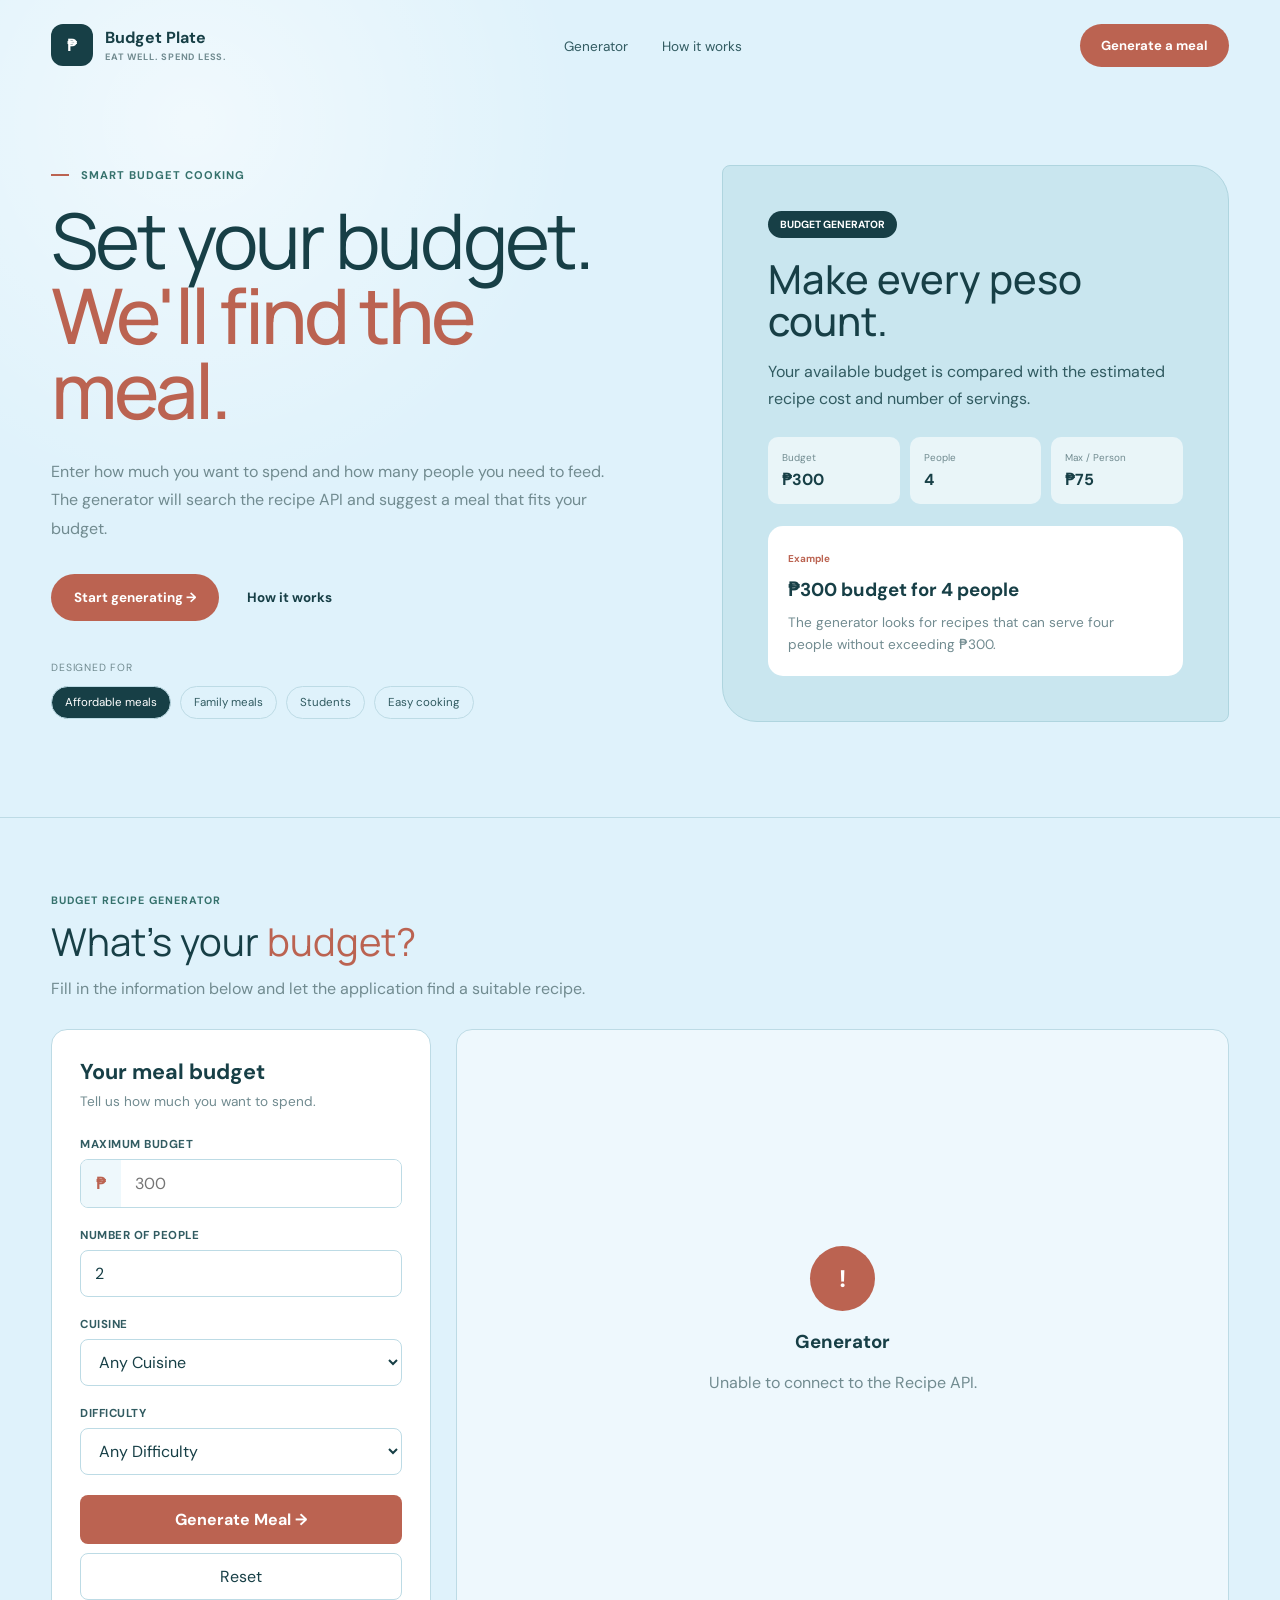
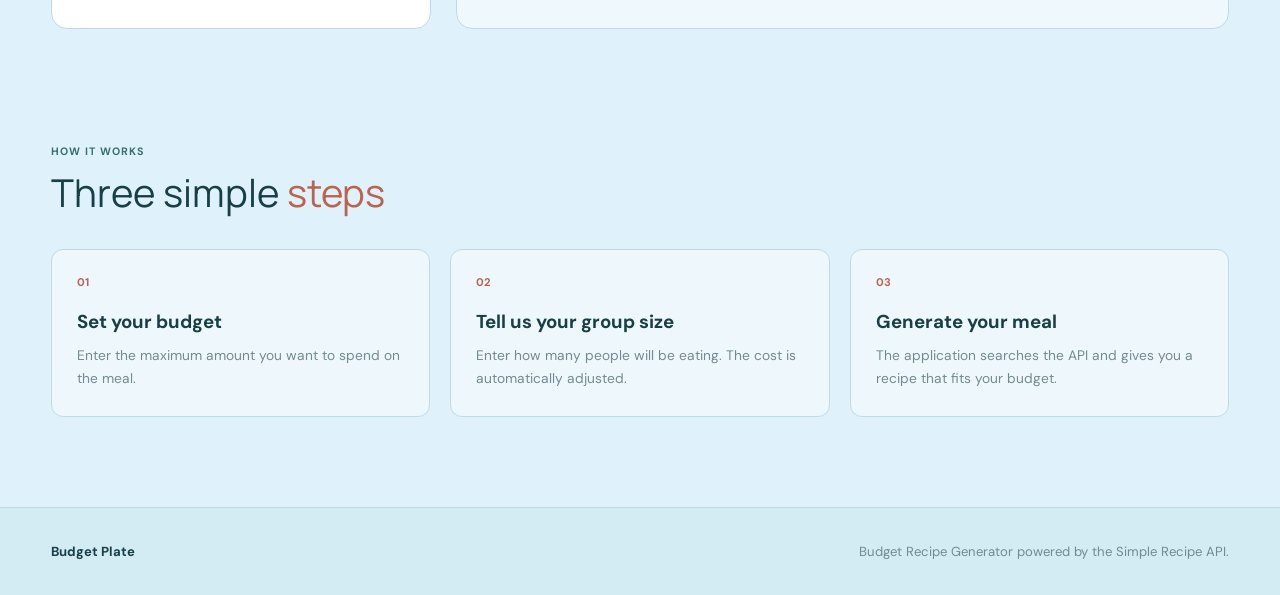
<file: website2/index.html>
<!DOCTYPE html>
<html lang="en">

<head>
    <meta charset="UTF-8">

    <meta
        name="viewport"
        content="width=device-width, initial-scale=1.0"
    >

    <title>Budget Recipe Generator</title>

    <link rel="stylesheet" href="style.css">
</head>

<body>


<!-- =====================================
     NAVBAR
===================================== -->

<header class="site-header">

    <nav class="navbar">

        <a class="brand" href="index.html">

            <span class="brand-icon">
                ₱
            </span>

            <span class="brand-text">
                Budget Plate

                <small>
                    Eat well. Spend less.
                </small>
            </span>

        </a>


        <ul class="nav-links">

            <li>
                <a href="#generator">
                    Generator
                </a>
            </li>

            <li>
                <a href="#how">
                    How it works
                </a>
            </li>

        </ul>


        <a
            href="#generator"
            class="nav-button"
        >
            Generate a meal
        </a>

    </nav>



    <!-- =====================================
         HERO
    ===================================== -->

    <section class="hero">

        <div class="hero-content">

            <div class="eyebrow">

                <span></span>

                SMART BUDGET COOKING

            </div>


            <h1>

                Set your budget.

                <br>

                <strong>
                    We'll find the meal.
                </strong>

            </h1>


            <p class="hero-description">

                Enter how much you want to spend and how many
                people you need to feed. The generator will
                search the recipe API and suggest a meal that
                fits your budget.

            </p>


            <div class="hero-actions">

                <a
                    href="#generator"
                    class="primary-btn"
                >
                    Start generating

                    <span>
                        →
                    </span>

                </a>


                <a
                    href="#how"
                    class="text-btn"
                >
                    How it works
                </a>

            </div>


            <div class="quick-title">
                Designed for
            </div>


            <div class="quick-filters">

                <span>
                    Affordable meals
                </span>

                <span>
                    Family meals
                </span>

                <span>
                    Students
                </span>

                <span>
                    Easy cooking
                </span>

            </div>

        </div>



        <!-- RIGHT PANEL -->

        <div class="hero-panel">

            <div class="panel-label">
                BUDGET GENERATOR
            </div>


            <h2>
                Make every peso
                <br>
                count.
            </h2>


            <p>
                Your available budget is compared with the
                estimated recipe cost and number of servings.
            </p>


            <div class="budget-example">

                <div>

                    <span>
                        Budget
                    </span>

                    <strong>
                        ₱300
                    </strong>

                </div>


                <div>

                    <span>
                        People
                    </span>

                    <strong>
                        4
                    </strong>

                </div>


                <div>

                    <span>
                        Max / Person
                    </span>

                    <strong>
                        ₱75
                    </strong>

                </div>

            </div>


            <div class="example-card">

                <span class="example-label">
                    Example
                </span>

                <h3>
                    ₱300 budget for 4 people
                </h3>

                <p>
                    The generator looks for recipes that
                    can serve four people without exceeding
                    ₱300.
                </p>

            </div>

        </div>

    </section>

</header>



<!-- =====================================
     MAIN
===================================== -->

<main>


    <!-- =====================================
         GENERATOR
    ===================================== -->

    <section
        class="generator-section"
        id="generator"
    >

        <div class="section-heading">

            <p class="section-kicker">
                BUDGET RECIPE GENERATOR
            </p>


            <h2>
                What's your
                <span>budget?</span>
            </h2>


            <p>
                Fill in the information below and let the
                application find a suitable recipe.
            </p>

        </div>



        <div class="generator-layout">


            <!-- FORM -->

            <div class="generator-card">

                <h3>
                    Your meal budget
                </h3>


                <p class="generator-description">
                    Tell us how much you want to spend.
                </p>



                <!-- BUDGET -->

                <div class="form-group">

                    <label for="budgetInput">
                        Maximum Budget
                    </label>


                    <div class="money-input">

                        <span>
                            ₱
                        </span>

                        <input
                            type="number"
                            id="budgetInput"
                            placeholder="300"
                            min="1"
                        >

                    </div>

                </div>



                <!-- PEOPLE -->

                <div class="form-group">

                    <label for="peopleInput">
                        Number of People
                    </label>


                    <input
                        type="number"
                        id="peopleInput"
                        value="2"
                        min="1"
                        max="20"
                    >

                </div>



                <!-- CUISINE -->

                <div class="form-group">

                    <label for="cuisineInput">
                        Cuisine
                    </label>


                    <select id="cuisineInput">

                        <option value="all">
                            Any Cuisine
                        </option>

                        <option value="Filipino">
                            Filipino
                        </option>

                        <option value="American">
                            American
                        </option>

                        <option value="Italian">
                            Italian
                        </option>

                        <option value="Chinese">
                            Chinese
                        </option>

                        <option value="Mediterranean">
                            Mediterranean
                        </option>

                        <option value="Spanish">
                            Spanish
                        </option>

                        <option value="Southeast Asian">
                            Southeast Asian
                        </option>

                    </select>

                </div>



                <!-- DIFFICULTY -->

                <div class="form-group">

                    <label for="difficultyInput">
                        Difficulty
                    </label>


                    <select id="difficultyInput">

                        <option value="all">
                            Any Difficulty
                        </option>

                        <option value="Easy">
                            Easy
                        </option>

                        <option value="Medium">
                            Medium
                        </option>

                        <option value="Hard">
                            Hard
                        </option>

                    </select>

                </div>



                <!-- BUTTON -->

                <button
                    type="button"
                    id="generateButton"
                    class="generate-button"
                    onclick="generateBudgetRecipe()"
                >
                    Generate Meal
                    <span>→</span>
                </button>


                <button
                    type="button"
                    class="reset-button"
                    onclick="resetGenerator()"
                >
                    Reset
                </button>

            </div>



            <!-- RESULT -->

            <div
                id="generatorResult"
                class="result-panel"
            >

                <div class="empty-result">

                    <div class="result-icon">
                        ₱
                    </div>


                    <h3>
                        Your meal will appear here
                    </h3>


                    <p>
                        Enter your budget and number of people,
                        then press Generate Meal.
                    </p>

                </div>

            </div>

        </div>

    </section>



    <!-- =====================================
         HOW IT WORKS
    ===================================== -->

    <section
        class="how-section"
        id="how"
    >

        <div class="section-heading">

            <p class="section-kicker">
                HOW IT WORKS
            </p>


            <h2>
                Three simple
                <span>steps</span>
            </h2>

        </div>


        <div class="steps-grid">


            <article class="step-card">

                <div class="step-number">
                    01
                </div>

                <h3>
                    Set your budget
                </h3>

                <p>
                    Enter the maximum amount you want
                    to spend on the meal.
                </p>

            </article>



            <article class="step-card">

                <div class="step-number">
                    02
                </div>

                <h3>
                    Tell us your group size
                </h3>

                <p>
                    Enter how many people will be eating.
                    The cost is automatically adjusted.
                </p>

            </article>



            <article class="step-card">

                <div class="step-number">
                    03
                </div>

                <h3>
                    Generate your meal
                </h3>

                <p>
                    The application searches the API and
                    gives you a recipe that fits your budget.
                </p>

            </article>

        </div>

    </section>


</main>



<!-- =====================================
     RECIPE DETAILS MODAL
===================================== -->

<div
    id="modalOverlay"
    class="modal-overlay"
>

    <div
        id="modalCard"
        class="modal-card"
    >

        <button
            class="modal-close"
            onclick="closeModal()"
        >
            ×
        </button>


        <div id="modalBody"></div>

    </div>

</div>



<!-- =====================================
     FOOTER
===================================== -->

<footer>

    <div class="footer-content">

        <strong>
            Budget Plate
        </strong>

        <span>
            Budget Recipe Generator powered by the Simple Recipe API.
        </span>

    </div>

</footer>



<script src="app.js"></script>

</body>

</html>
</file>
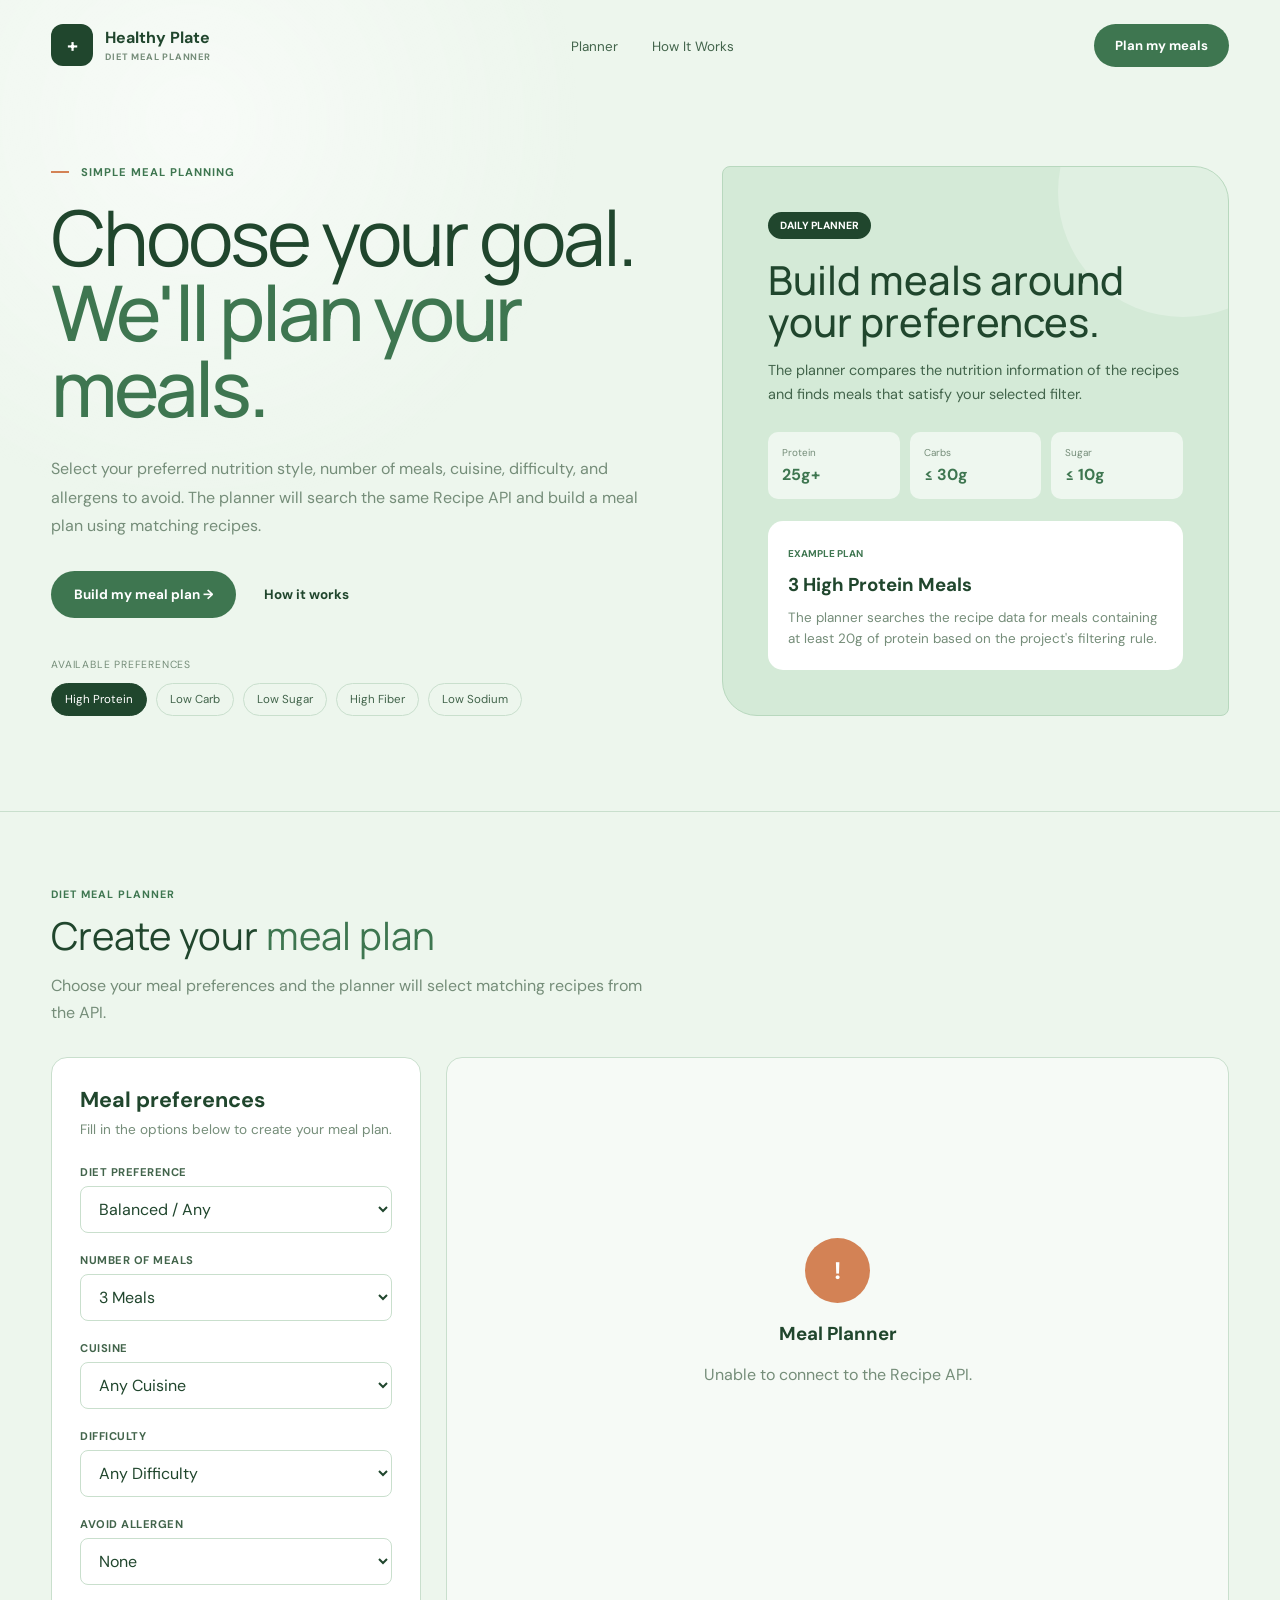
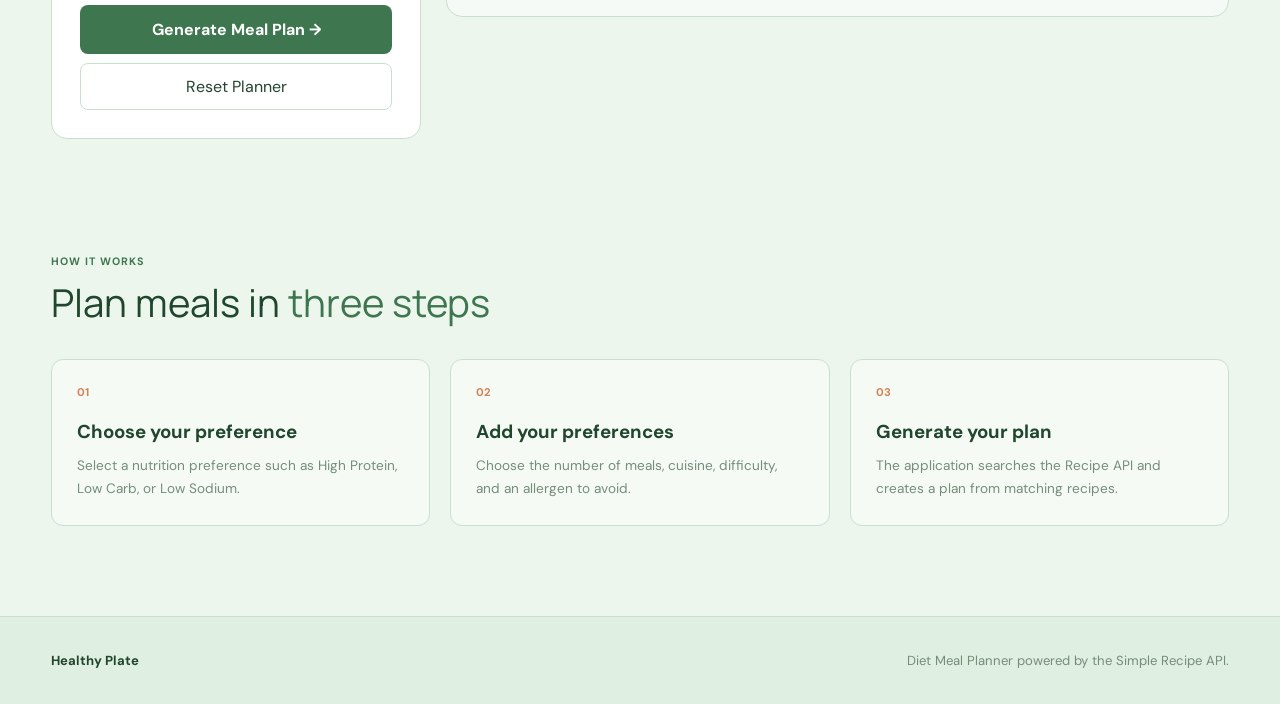
<file: website3/index.html>
<!DOCTYPE html>
<html lang="en">

<head>

    <meta charset="UTF-8">

    <meta
        name="viewport"
        content="width=device-width, initial-scale=1.0"
    >

    <title>Diet Meal Planner</title>

    <link
        rel="stylesheet"
        href="style.css"
    >

</head>

<body>


<!-- =========================================
     HEADER
========================================= -->

<header class="site-header">


    <!-- NAVBAR -->

    <nav class="navbar">

        <a
            href="index.html"
            class="brand"
        >

            <span class="brand-icon">
                +
            </span>


            <span class="brand-text">

                Healthy Plate

                <small>
                    Diet Meal Planner
                </small>

            </span>

        </a>



        <ul class="nav-links">

            <li>
                <a href="#planner">
                    Planner
                </a>
            </li>

            <li>
                <a href="#how">
                    How It Works
                </a>
            </li>

        </ul>



        <a
            href="#planner"
            class="nav-button"
        >
            Plan my meals
        </a>

    </nav>



    <!-- =========================================
         HERO
    ========================================= -->

    <section class="hero">


        <!-- LEFT -->

        <div class="hero-content">

            <div class="eyebrow">

                <span></span>

                SIMPLE MEAL PLANNING

            </div>


            <h1>

                Choose your goal.

                <br>

                <strong>
                    We'll plan your meals.
                </strong>

            </h1>


            <p class="hero-description">

                Select your preferred nutrition style,
                number of meals, cuisine, difficulty,
                and allergens to avoid.

                The planner will search the same Recipe API
                and build a meal plan using matching recipes.

            </p>



            <div class="hero-actions">

                <a
                    href="#planner"
                    class="primary-btn"
                >

                    Build my meal plan

                    <span>
                        →
                    </span>

                </a>


                <a
                    href="#how"
                    class="text-btn"
                >
                    How it works
                </a>

            </div>



            <div class="quick-title">
                Available preferences
            </div>


            <div class="quick-filters">

                <span>
                    High Protein
                </span>

                <span>
                    Low Carb
                </span>

                <span>
                    Low Sugar
                </span>

                <span>
                    High Fiber
                </span>

                <span>
                    Low Sodium
                </span>

            </div>

        </div>



        <!-- =========================================
             HERO RIGHT PANEL
        ========================================= -->

        <div class="hero-panel">

            <div class="panel-label">
                DAILY PLANNER
            </div>


            <h2>

                Build meals around
                <br>
                your preferences.

            </h2>


            <p>

                The planner compares the nutrition information
                of the recipes and finds meals that satisfy
                your selected filter.

            </p>



            <div class="nutrition-example">


                <div>

                    <span>
                        Protein
                    </span>

                    <strong>
                        25g+
                    </strong>

                </div>


                <div>

                    <span>
                        Carbs
                    </span>

                    <strong>
                        ≤ 30g
                    </strong>

                </div>


                <div>

                    <span>
                        Sugar
                    </span>

                    <strong>
                        ≤ 10g
                    </strong>

                </div>


            </div>



            <div class="example-card">

                <span class="example-label">
                    EXAMPLE PLAN
                </span>


                <h3>
                    3 High Protein Meals
                </h3>


                <p>

                    The planner searches the recipe data
                    for meals containing at least 20g
                    of protein based on the project's
                    filtering rule.

                </p>

            </div>

        </div>

    </section>

</header>



<!-- =========================================
     MAIN
========================================= -->

<main>


    <!-- =========================================
         PLANNER
    ========================================= -->

    <section
        class="planner-section"
        id="planner"
    >


        <div class="section-heading">

            <p class="section-kicker">
                DIET MEAL PLANNER
            </p>


            <h2>

                Create your

                <span>
                    meal plan
                </span>

            </h2>


            <p>

                Choose your meal preferences and the
                planner will select matching recipes
                from the API.

            </p>

        </div>



        <div class="planner-layout">


            <!-- =====================================
                 PLANNER FORM
            ====================================== -->

            <div class="planner-card">

                <h3>
                    Meal preferences
                </h3>


                <p class="planner-description">

                    Fill in the options below to create
                    your meal plan.

                </p>



                <!-- DIET GOAL -->

                <div class="form-group">

                    <label for="dietInput">
                        Diet Preference
                    </label>


                    <select id="dietInput">

                        <option value="all">
                            Balanced / Any
                        </option>

                        <option value="high-protein">
                            High Protein
                        </option>

                        <option value="low-carb">
                            Low Carb
                        </option>

                        <option value="low-sugar">
                            Low Sugar
                        </option>

                        <option value="high-fiber">
                            High Fiber
                        </option>

                        <option value="low-sodium">
                            Low Sodium
                        </option>

                    </select>

                </div>



                <!-- NUMBER OF MEALS -->

                <div class="form-group">

                    <label for="mealCountInput">
                        Number of Meals
                    </label>


                    <select id="mealCountInput">

                        <option value="1">
                            1 Meal
                        </option>

                        <option value="2">
                            2 Meals
                        </option>

                        <option
                            value="3"
                            selected
                        >
                            3 Meals
                        </option>

                    </select>

                </div>



                <!-- CUISINE -->

                <div class="form-group">

                    <label for="cuisineInput">
                        Cuisine
                    </label>


                    <select id="cuisineInput">

                        <option value="all">
                            Any Cuisine
                        </option>

                        <option value="Filipino">
                            Filipino
                        </option>

                        <option value="American">
                            American
                        </option>

                        <option value="Italian">
                            Italian
                        </option>

                        <option value="Chinese">
                            Chinese
                        </option>

                        <option value="Mediterranean">
                            Mediterranean
                        </option>

                        <option value="Spanish">
                            Spanish
                        </option>

                        <option value="Southeast Asian">
                            Southeast Asian
                        </option>

                    </select>

                </div>



                <!-- DIFFICULTY -->

                <div class="form-group">

                    <label for="difficultyInput">
                        Difficulty
                    </label>


                    <select id="difficultyInput">

                        <option value="all">
                            Any Difficulty
                        </option>

                        <option value="Easy">
                            Easy
                        </option>

                        <option value="Medium">
                            Medium
                        </option>

                        <option value="Hard">
                            Hard
                        </option>

                    </select>

                </div>



                <!-- ALLERGEN -->

                <div class="form-group">

                    <label for="allergenInput">
                        Avoid Allergen
                    </label>


                    <select id="allergenInput">

                        <option value="none">
                            None
                        </option>

                        <option value="milk">
                            Milk
                        </option>

                        <option value="egg">
                            Egg
                        </option>

                        <option value="soy">
                            Soy
                        </option>

                        <option value="wheat">
                            Wheat
                        </option>

                        <option value="fish">
                            Fish
                        </option>

                        <option value="shellfish">
                            Shellfish
                        </option>

                    </select>

                </div>



                <!-- GENERATE -->

                <button
                    type="button"
                    class="generate-button"
                    onclick="generateMealPlan()"
                >

                    Generate Meal Plan

                    <span>
                        →
                    </span>

                </button>



                <!-- RESET -->

                <button
                    type="button"
                    class="reset-button"
                    onclick="resetPlanner()"
                >

                    Reset Planner

                </button>

            </div>



            <!-- =====================================
                 RESULT
            ====================================== -->

            <div
                id="plannerResult"
                class="planner-result"
            >

                <div class="empty-result">

                    <div class="result-icon">
                        +
                    </div>


                    <h3>
                        Your meal plan will appear here
                    </h3>


                    <p>

                        Choose your preferences and press
                        Generate Meal Plan.

                    </p>

                </div>

            </div>

        </div>

    </section>



    <!-- =========================================
         HOW IT WORKS
    ========================================= -->

    <section
        class="how-section"
        id="how"
    >

        <div class="section-heading">

            <p class="section-kicker">
                HOW IT WORKS
            </p>


            <h2>

                Plan meals in

                <span>
                    three steps
                </span>

            </h2>

        </div>



        <div class="steps-grid">


            <article class="step-card">

                <div class="step-number">
                    01
                </div>


                <h3>
                    Choose your preference
                </h3>


                <p>

                    Select a nutrition preference such as
                    High Protein, Low Carb, or Low Sodium.

                </p>

            </article>



            <article class="step-card">

                <div class="step-number">
                    02
                </div>


                <h3>
                    Add your preferences
                </h3>


                <p>

                    Choose the number of meals, cuisine,
                    difficulty, and an allergen to avoid.

                </p>

            </article>



            <article class="step-card">

                <div class="step-number">
                    03
                </div>


                <h3>
                    Generate your plan
                </h3>


                <p>

                    The application searches the Recipe API
                    and creates a plan from matching recipes.

                </p>

            </article>


        </div>

    </section>

</main>



<!-- =========================================
     RECIPE MODAL
========================================= -->

<div
    id="modalOverlay"
    class="modal-overlay"
>

    <div
        id="modalCard"
        class="modal-card"
    >

        <button
            type="button"
            class="modal-close"
            onclick="closeModal()"
        >
            ×
        </button>


        <div id="modalBody"></div>

    </div>

</div>



<!-- =========================================
     FOOTER
========================================= -->

<footer>

    <div class="footer-content">

        <strong>
            Healthy Plate
        </strong>


        <span>
            Diet Meal Planner powered by the Simple Recipe API.
        </span>

    </div>

</footer>



<script src="app.js"></script>

</body>

</html>
</file>
<file: website2/style.css>
@import url(
'https://fonts.googleapis.com/css2?family=DM+Sans:wght@400;500;600;700&family=Manrope:wght@400;500;600;700&display=swap'
);


/* =========================================
   COLORS
========================================= */

:root {

    --page: #dff2fb;

    --page-soft: #eef8fc;

    --white: #ffffff;

    --dark: #173f46;

    --dark-soft: #315b61;

    --muted: #718b90;

    --accent: #bb6351;

    --accent-dark: #984b3c;

    --green: #35716c;

    --green-light: #dceeed;

    --line: #bddbe5;

    --success: #3e7959;

}


/* =========================================
   RESET
========================================= */

* {

    box-sizing: border-box;

}


html {

    scroll-behavior: smooth;

}


body {

    margin: 0;

    font-family:
        "DM Sans",
        sans-serif;

    color: var(--dark);

    background: var(--page);

}


a {

    color: inherit;

    text-decoration: none;

}


button,
input,
select {

    font: inherit;

}


/* =========================================
   HEADER
========================================= */

.site-header {

    border-bottom:
        1px solid var(--line);

    background:
        radial-gradient(
            circle at 15% 15%,
            rgba(255,255,255,.55),
            transparent 30%
        ),
        var(--page);

}


/* =========================================
   NAVBAR
========================================= */

.navbar {

    width: min(1180px, 92%);

    height: 90px;

    margin: auto;

    display: flex;

    align-items: center;

    justify-content: space-between;

}


.brand {

    display: flex;

    align-items: center;

    gap: 12px;

}


.brand-icon {

    width: 42px;

    height: 42px;

    display: grid;

    place-items: center;

    border-radius: 12px;

    background: var(--dark);

    color: white;

    font-weight: 700;

}


.brand-text {

    display: flex;

    flex-direction: column;

    font-weight: 700;

}


.brand-text small {

    margin-top: 3px;

    color: var(--muted);

    font-size: .58rem;

    letter-spacing: .8px;

    text-transform: uppercase;

}


.nav-links {

    display: flex;

    gap: 34px;

    padding: 0;

    margin: 0;

    list-style: none;

}


.nav-links a {

    color: var(--dark-soft);

    font-size: .85rem;

}


.nav-links a:hover {

    color: var(--accent);

}


.nav-button {

    padding:
        13px 21px;

    border-radius: 30px;

    background: var(--accent);

    color: white;

    font-size: .82rem;

    font-weight: 700;

}


/* =========================================
   HERO
========================================= */

.hero {

    width: min(1180px, 92%);

    margin: auto;

    padding:
        75px 0 95px;

    display: grid;

    grid-template-columns:
        1fr .85fr;

    gap: 75px;

    align-items: center;

}


.eyebrow {

    display: flex;

    align-items: center;

    gap: 12px;

    margin-bottom: 20px;

    color: var(--green);

    font-size: .7rem;

    font-weight: 700;

    letter-spacing: 1px;

}


.eyebrow span {

    width: 18px;

    height: 2px;

    background: var(--accent);

}


.hero h1 {

    margin: 0;

    font-family:
        "Manrope",
        sans-serif;

    font-size:
        clamp(
            3rem,
            6vw,
            5rem
        );

    line-height: .98;

    letter-spacing: -3px;

    font-weight: 400;

}


.hero h1 strong {

    color: var(--accent);

    font-weight: 500;

}


.hero-description {

    max-width: 580px;

    margin:
        30px 0;

    color: var(--muted);

    font-size: 1rem;

    line-height: 1.8;

}


.hero-actions {

    display: flex;

    gap: 28px;

    align-items: center;

    margin-bottom: 40px;

}


.primary-btn {

    padding:
        15px 23px;

    border-radius: 30px;

    background: var(--accent);

    color: white;

    font-size: .84rem;

    font-weight: 700;

}


.primary-btn:hover {

    background: var(--accent-dark);

}


.text-btn {

    font-size: .84rem;

    font-weight: 700;

}


.quick-title {

    margin-bottom: 12px;

    color: var(--muted);

    font-size: .65rem;

    letter-spacing: .8px;

    text-transform: uppercase;

}


.quick-filters {

    display: flex;

    flex-wrap: wrap;

    gap: 9px;

}


.quick-filters span {

    padding:
        8px 13px;

    border:
        1px solid var(--line);

    border-radius: 20px;

    color: var(--dark-soft);

    font-size: .72rem;

}


.quick-filters span:first-child {

    background: var(--dark);

    color: white;

}


/* =========================================
   HERO PANEL
========================================= */

.hero-panel {

    position: relative;

    overflow: hidden;

    padding: 45px;

    background: #c9e6ef;

    border:
        1px solid #afd5df;

    border-radius:
        8px 35px 8px 35px;

}


.panel-label {

    display: inline-block;

    padding:
        7px 12px;

    border-radius: 20px;

    background: var(--dark);

    color: white;

    font-size: .65rem;

    font-weight: 700;

}


.hero-panel h2 {

    margin:
        20px 0 15px;

    font-family:
        "Manrope",
        sans-serif;

    font-size: 2.5rem;

    line-height: 1.05;

    font-weight: 500;

}


.hero-panel > p {

    color: var(--dark-soft);

    line-height: 1.7;

}


.budget-example {

    display: grid;

    grid-template-columns:
        repeat(3, 1fr);

    gap: 10px;

    margin-top: 25px;

}


.budget-example div {

    padding: 14px;

    background:
        rgba(255,255,255,.6);

    border-radius: 10px;

}


.budget-example span {

    display: block;

    color: var(--muted);

    font-size: .62rem;

}


.budget-example strong {

    display: block;

    margin-top: 5px;

}


.example-card {

    margin-top: 22px;

    padding: 20px;

    background: white;

    border-radius: 15px;

}


.example-label {

    color: var(--accent);

    font-size: .62rem;

    font-weight: 700;

}


.example-card h3 {

    margin:
        10px 0;

}


.example-card p {

    margin: 0;

    color: var(--muted);

    font-size: .85rem;

    line-height: 1.6;

}


/* =========================================
   MAIN
========================================= */

main {

    width: min(1180px, 92%);

    margin: auto;

}


/* =========================================
   SECTION HEADING
========================================= */

.section-heading {

    margin-bottom: 30px;

}


.section-kicker {

    margin: 0 0 8px;

    color: var(--green);

    font-size: .67rem;

    font-weight: 700;

    letter-spacing: 1px;

}


.section-heading h2 {

    margin:
        0 0 10px;

    font-family:
        "Manrope",
        sans-serif;

    font-size: 2.4rem;

    font-weight: 400;

}


.section-heading h2 span {

    color: var(--accent);

}


.section-heading > p:last-child {

    max-width: 600px;

    margin: 0;

    color: var(--muted);

}


/* =========================================
   GENERATOR
========================================= */

.generator-section {

    padding:
        75px 0;

}


.generator-layout {

    display: grid;

    grid-template-columns:
        380px 1fr;

    gap: 25px;

    align-items: stretch;

}


/* =========================================
   GENERATOR FORM
========================================= */

.generator-card {

    padding: 28px;

    background: white;

    border:
        1px solid var(--line);

    border-radius: 16px;

}


.generator-card h3 {

    margin:
        0 0 7px;

    font-size: 1.35rem;

}


.generator-description {

    margin:
        0 0 27px;

    color: var(--muted);

    font-size: .85rem;

}


.form-group {

    margin-bottom: 20px;

}


.form-group label {

    display: block;

    margin-bottom: 7px;

    color: var(--dark-soft);

    font-size: .72rem;

    font-weight: 700;

    text-transform: uppercase;

    letter-spacing: .5px;

}


.form-group input,
.form-group select {

    width: 100%;

    height: 47px;

    padding:
        0 14px;

    border:
        1px solid var(--line);

    border-radius: 8px;

    outline: none;

    background: white;

    color: var(--dark);

}


.form-group input:focus,
.form-group select:focus {

    border-color: var(--green);

}


.money-input {

    display: flex;

    align-items: center;

    border:
        1px solid var(--line);

    border-radius: 8px;

    overflow: hidden;

}


.money-input span {

    height: 47px;

    padding:
        0 15px;

    display: grid;

    place-items: center;

    background: var(--page-soft);

    color: var(--accent);

    font-weight: 700;

}


.money-input input {

    border: none;

    border-radius: 0;

}


.generate-button {

    width: 100%;

    padding: 14px;

    border: none;

    border-radius: 8px;

    background: var(--accent);

    color: white;

    font-weight: 700;

    cursor: pointer;

}


.generate-button:hover {

    background: var(--accent-dark);

}


.reset-button {

    width: 100%;

    margin-top: 9px;

    padding: 12px;

    border:
        1px solid var(--line);

    border-radius: 8px;

    background: transparent;

    color: var(--dark);

    cursor: pointer;

}


/* =========================================
   RESULT PANEL
========================================= */

.result-panel {

    min-height: 560px;

    padding: 35px;

    display: flex;

    align-items: center;

    justify-content: center;

    background:
        rgba(255,255,255,.45);

    border:
        1px solid var(--line);

    border-radius: 16px;

}


.empty-result {

    max-width: 360px;

    text-align: center;

}


.result-icon {

    width: 65px;

    height: 65px;

    margin:
        0 auto 18px;

    display: grid;

    place-items: center;

    border-radius: 50%;

    background: var(--dark);

    color: white;

    font-size: 1.5rem;

    font-weight: 700;

}


.result-icon.warning {

    background: var(--accent);

}


.empty-result h3 {

    margin:
        0 0 8px;

}


.empty-result p {

    color: var(--muted);

    line-height: 1.6;

}


.suggestion {

    font-size: .82rem;

}


/* =========================================
   GENERATED RECIPE
========================================= */

.generated-recipe {

    width: 100%;

}


.generated-top {

    display: flex;

    justify-content: space-between;

    align-items: center;

}


.success-label {

    padding:
        7px 11px;

    border-radius: 20px;

    background: #dceee3;

    color: var(--success);

    font-size: .64rem;

    font-weight: 700;

}


.rating {

    color: var(--muted);

    font-size: .8rem;

}


.recipe-cuisine {

    margin-top: 25px;

    color: var(--green);

    font-size: .68rem;

    font-weight: 700;

    letter-spacing: 1px;

    text-transform: uppercase;

}


.generated-recipe h2 {

    margin:
        8px 0 10px;

    font-family:
        "Manrope",
        sans-serif;

    font-size: 2.2rem;

}


.generated-description {

    margin:
        0 0 25px;

    color: var(--muted);

    line-height: 1.7;

}


.budget-summary {

    display: grid;

    grid-template-columns:
        repeat(3, 1fr);

    gap: 10px;

}


.budget-summary div,
.recipe-information div {

    padding: 15px;

    background: var(--page-soft);

    border-radius: 9px;

}


.budget-summary span,
.recipe-information span {

    display: block;

    color: var(--muted);

    font-size: .63rem;

    text-transform: uppercase;

}


.budget-summary strong,
.recipe-information strong {

    display: block;

    margin-top: 5px;

}


.budget-summary .remaining {

    color: var(--success);

}


.recipe-information {

    display: grid;

    grid-template-columns:
        repeat(3, 1fr);

    gap: 10px;

    margin-top: 10px;

}


.ingredient-preview {

    margin-top: 25px;

}


.preview-title {

    display: block;

    margin-bottom: 10px;

    color: var(--muted);

    font-size: .68rem;

    text-transform: uppercase;

}


.ingredient-tags {

    display: flex;

    flex-wrap: wrap;

    gap: 7px;

}


.ingredient-tags span {

    padding:
        7px 11px;

    border:
        1px solid var(--line);

    border-radius: 20px;

    font-size: .72rem;

}


.result-actions {

    display: flex;

    gap: 10px;

    margin-top: 30px;

}


.result-actions button {

    flex: 1;

    padding: 13px;

    border-radius: 8px;

    font-weight: 700;

    cursor: pointer;

}


.details-button {

    border: none;

    background: var(--dark);

    color: white;

}


.another-button {

    border:
        1px solid var(--line);

    background: white;

    color: var(--dark);

}


/* =========================================
   HOW IT WORKS
========================================= */

.how-section {

    padding:
        40px 0 90px;

}


.steps-grid {

    display: grid;

    grid-template-columns:
        repeat(3, 1fr);

    gap: 20px;

}


.step-card {

    padding: 25px;

    background: var(--page-soft);

    border:
        1px solid var(--line);

    border-radius: 12px;

}


.step-number {

    color: var(--accent);

    font-size: .7rem;

    font-weight: 700;

}


.step-card h3 {

    margin:
        20px 0 10px;

}


.step-card p {

    margin: 0;

    color: var(--muted);

    font-size: .86rem;

    line-height: 1.7;

}


/* =========================================
   MODAL
========================================= */

.modal-overlay {

    position: fixed;

    inset: 0;

    z-index: 1000;

    padding: 20px;

    display: flex;

    align-items: center;

    justify-content: center;

    background:
        rgba(20,52,58,.62);

    backdrop-filter: blur(5px);

    opacity: 0;

    visibility: hidden;

    pointer-events: none;

}


.modal-overlay.open {

    opacity: 1;

    visibility: visible;

    pointer-events: auto;

}


.modal-card {

    position: relative;

    width: 100%;

    max-width: 680px;

    max-height: 88vh;

    padding: 35px;

    overflow-y: auto;

    background: white;

    border-radius: 15px;

}


.modal-close {

    position: absolute;

    top: 15px;

    right: 15px;

    width: 38px;

    height: 38px;

    border: none;

    border-radius: 50%;

    background: var(--page);

    font-size: 1.3rem;

    cursor: pointer;

}


#modalBody h2 {

    margin:
        8px 45px 12px 0;

    font-size: 2rem;

}


#modalBody h3 {

    margin:
        27px 0 10px;

    color: var(--accent);

    font-size: .82rem;

    text-transform: uppercase;

}


.modal-description {

    color: var(--muted);

}


.modal-cost {

    display: grid;

    grid-template-columns:
        repeat(3, 1fr);

    gap: 10px;

    margin-top: 20px;

}


.modal-cost div {

    padding: 14px;

    background: var(--page-soft);

    border-radius: 8px;

}


.modal-cost span {

    display: block;

    color: var(--muted);

    font-size: .62rem;

}


.modal-cost strong {

    display: block;

    margin-top: 4px;

}


.ingredients,
.steps {

    color: var(--dark-soft);

    line-height: 1.8;

}


.nutrition-grid {

    display: grid;

    grid-template-columns:
        repeat(
            auto-fit,
            minmax(90px, 1fr)
        );

    gap: 9px;

}


.nutrition-grid div {

    padding: 13px;

    background: var(--page-soft);

    border-radius: 8px;

    text-align: center;

}


.nutrition-grid strong {

    display: block;

}


.nutrition-grid span {

    color: var(--muted);

    font-size: .63rem;

}


.allergen-tag {

    display: inline-block;

    margin-right: 5px;

    padding:
        6px 10px;

    border-radius: 20px;

    background:
        rgba(187,99,81,.12);

    color: var(--accent-dark);

    font-size: .7rem;

}


/* =========================================
   FOOTER
========================================= */

footer {

    border-top:
        1px solid var(--line);

    background: #d3ebf3;

}


.footer-content {

    width: min(1180px, 92%);

    margin: auto;

    padding:
        35px 0;

    display: flex;

    justify-content: space-between;

    color: var(--muted);

    font-size: .82rem;

}


.footer-content strong {

    color: var(--dark);

}


/* =========================================
   TABLET
========================================= */

@media (max-width: 900px) {

    .nav-links {

        display: none;

    }


    .hero {

        grid-template-columns: 1fr;

    }


    .generator-layout {

        grid-template-columns: 1fr;

    }


    .result-panel {

        min-height: 400px;

    }


    .steps-grid {

        grid-template-columns: 1fr;

    }

}


/* =========================================
   MOBILE
========================================= */

@media (max-width: 600px) {

    .navbar {

        height: 75px;

    }


    .nav-button {

        display: none;

    }


    .hero {

        padding:
            45px 0 70px;

    }


    .hero h1 {

        font-size: 3rem;

        letter-spacing: -2px;

    }


    .hero-actions {

        flex-direction: column;

        align-items: flex-start;

    }


    .hero-panel {

        padding: 28px 20px;

    }


    .budget-example {

        grid-template-columns: 1fr;

    }


    .generator-section {

        padding:
            50px 0;

    }


    .generator-card,
    .result-panel {

        padding: 22px;

    }


    .budget-summary,
    .recipe-information,
    .modal-cost {

        grid-template-columns: 1fr;

    }


    .result-actions {

        flex-direction: column;

    }


    .modal-overlay {

        align-items: flex-end;

        padding: 8px;

    }


    .modal-card {

        padding:
            30px 20px;

        border-radius:
            18px 18px 5px 5px;

    }


    .footer-content {

        flex-direction: column;

        gap: 8px;

    }

}
</file>
<file: website3/style.css>
@import url(
'https://fonts.googleapis.com/css2?family=DM+Sans:wght@400;500;600;700&family=Manrope:wght@400;500;600;700&display=swap'
);


/* =========================================
   COLORS
========================================= */

:root {

    --page:
        #edf6ed;

    --page-soft:
        #f5faf5;

    --white:
        #ffffff;

    --dark:
        #20462d;

    --dark-soft:
        #42644b;

    --muted:
        #758d79;

    --green:
        #3e7650;

    --green-dark:
        #285b39;

    --green-light:
        #dceede;

    --accent:
        #d38255;

    --accent-dark:
        #b96a40;

    --line:
        #c9dfcd;

    --success:
        #347046;

}


/* =========================================
   RESET
========================================= */

* {

    box-sizing:
        border-box;

}


html {

    scroll-behavior:
        smooth;

}


body {

    margin:
        0;

    background:
        var(--page);

    color:
        var(--dark);

    font-family:
        "DM Sans",
        Arial,
        sans-serif;

}


a {

    color:
        inherit;

    text-decoration:
        none;

}


button,
input,
select {

    font:
        inherit;

}


/* =========================================
   HEADER
========================================= */

.site-header {

    border-bottom:
        1px solid
        var(--line);

    background:

        radial-gradient(
            circle at 15% 15%,
            rgba(
                255,
                255,
                255,
                .6
            ),
            transparent 30%
        ),

        var(--page);

}


/* =========================================
   NAVBAR
========================================= */

.navbar {

    width:
        min(
            1180px,
            92%
        );

    height:
        90px;

    margin:
        0 auto;

    display:
        flex;

    align-items:
        center;

    justify-content:
        space-between;

    gap:
        30px;

}


.brand {

    display:
        flex;

    align-items:
        center;

    gap:
        12px;

}


.brand-icon {

    width:
        42px;

    height:
        42px;

    display:
        grid;

    place-items:
        center;

    border-radius:
        12px;

    background:
        var(--dark);

    color:
        white;

    font-size:
        1.2rem;

    font-weight:
        700;

}


.brand-text {

    display:
        flex;

    flex-direction:
        column;

    font-weight:
        700;

}


.brand-text small {

    margin-top:
        3px;

    color:
        var(--muted);

    font-size:
        .58rem;

    letter-spacing:
        .8px;

    text-transform:
        uppercase;

}


.nav-links {

    display:
        flex;

    align-items:
        center;

    gap:
        34px;

    margin:
        0;

    padding:
        0;

    list-style:
        none;

}


.nav-links a {

    color:
        var(--dark-soft);

    font-size:
        .84rem;

}


.nav-links a:hover {

    color:
        var(--green);

}


.nav-button {

    padding:
        13px 21px;

    border-radius:
        30px;

    background:
        var(--green);

    color:
        white;

    font-size:
        .82rem;

    font-weight:
        700;

}


.nav-button:hover {

    background:
        var(--dark);

}


/* =========================================
   HERO
========================================= */

.hero {

    width:
        min(
            1180px,
            92%
        );

    margin:
        0 auto;

    padding:
        75px 0 95px;

    display:
        grid;

    grid-template-columns:
        1fr .85fr;

    align-items:
        center;

    gap:
        75px;

}


.eyebrow {

    display:
        flex;

    align-items:
        center;

    gap:
        12px;

    margin-bottom:
        20px;

    color:
        var(--green);

    font-size:
        .7rem;

    font-weight:
        700;

    letter-spacing:
        1px;

}


.eyebrow span {

    width:
        18px;

    height:
        2px;

    background:
        var(--accent);

}


.hero h1 {

    margin:
        0;

    font-family:
        "Manrope",
        sans-serif;

    font-size:
        clamp(
            3rem,
            6vw,
            5rem
        );

    font-weight:
        400;

    line-height:
        .98;

    letter-spacing:
        -3px;

}


.hero h1 strong {

    color:
        var(--green);

    font-weight:
        500;

}


.hero-description {

    max-width:
        590px;

    margin:
        30px 0;

    color:
        var(--muted);

    font-size:
        1rem;

    line-height:
        1.8;

}


/* =========================================
   HERO ACTIONS
========================================= */

.hero-actions {

    display:
        flex;

    align-items:
        center;

    gap:
        28px;

    margin-bottom:
        40px;

}


.primary-btn {

    padding:
        15px 23px;

    border-radius:
        30px;

    background:
        var(--green);

    color:
        white;

    font-size:
        .84rem;

    font-weight:
        700;

}


.primary-btn:hover {

    background:
        var(--dark);

}


.text-btn {

    font-size:
        .84rem;

    font-weight:
        700;

}


.text-btn:hover {

    color:
        var(--green);

}


/* =========================================
   QUICK TAGS
========================================= */

.quick-title {

    margin-bottom:
        12px;

    color:
        var(--muted);

    font-size:
        .65rem;

    letter-spacing:
        .8px;

    text-transform:
        uppercase;

}


.quick-filters {

    display:
        flex;

    flex-wrap:
        wrap;

    gap:
        9px;

}


.quick-filters span {

    padding:
        8px 13px;

    border:
        1px solid
        var(--line);

    border-radius:
        20px;

    color:
        var(--dark-soft);

    font-size:
        .72rem;

}


.quick-filters span:first-child {

    background:
        var(--dark);

    border-color:
        var(--dark);

    color:
        white;

}


/* =========================================
   HERO PANEL
========================================= */

.hero-panel {

    position:
        relative;

    padding:
        45px;

    overflow:
        hidden;

    background:
        #d4ead7;

    border:
        1px solid
        #b8d8be;

    border-radius:
        8px 35px 8px 35px;

}


.hero-panel::before {

    content:
        "";

    position:
        absolute;

    width:
        250px;

    height:
        250px;

    top:
        -100px;

    right:
        -80px;

    border-radius:
        50%;

    background:
        rgba(
            255,
            255,
            255,
            .28
        );

}


.hero-panel > * {

    position:
        relative;

    z-index:
        2;

}


.panel-label {

    display:
        inline-block;

    padding:
        7px 12px;

    border-radius:
        20px;

    background:
        var(--dark);

    color:
        white;

    font-size:
        .65rem;

    font-weight:
        700;

}


.hero-panel h2 {

    margin:
        20px 0 15px;

    font-family:
        "Manrope",
        sans-serif;

    font-size:
        2.5rem;

    font-weight:
        500;

    line-height:
        1.05;

}


.hero-panel > p {

    color:
        var(--dark-soft);

    font-size:
        .9rem;

    line-height:
        1.7;

}


/* =========================================
   HERO NUTRITION
========================================= */

.nutrition-example {

    display:
        grid;

    grid-template-columns:
        repeat(
            3,
            1fr
        );

    gap:
        10px;

    margin-top:
        25px;

}


.nutrition-example div {

    padding:
        14px;

    background:
        rgba(
            255,
            255,
            255,
            .62
        );

    border-radius:
        10px;

}


.nutrition-example span {

    display:
        block;

    color:
        var(--muted);

    font-size:
        .62rem;

}


.nutrition-example strong {

    display:
        block;

    margin-top:
        5px;

    color:
        var(--green);

}


/* =========================================
   EXAMPLE CARD
========================================= */

.example-card {

    margin-top:
        22px;

    padding:
        20px;

    background:
        white;

    border-radius:
        15px;

}


.example-label {

    color:
        var(--green);

    font-size:
        .62rem;

    font-weight:
        700;

}


.example-card h3 {

    margin:
        10px 0;

}


.example-card p {

    margin:
        0;

    color:
        var(--muted);

    font-size:
        .84rem;

    line-height:
        1.6;

}


/* =========================================
   MAIN
========================================= */

main {

    width:
        min(
            1180px,
            92%
        );

    margin:
        0 auto;

}


/* =========================================
   SECTION HEADING
========================================= */

.section-heading {

    margin-bottom:
        30px;

}


.section-kicker {

    margin:
        0 0 8px;

    color:
        var(--green);

    font-size:
        .67rem;

    font-weight:
        700;

    letter-spacing:
        1px;

}


.section-heading h2 {

    margin:
        0 0 10px;

    font-family:
        "Manrope",
        sans-serif;

    font-size:
        2.4rem;

    font-weight:
        400;

}


.section-heading h2 span {

    color:
        var(--green);

}


.section-heading > p:last-child {

    max-width:
        600px;

    margin:
        0;

    color:
        var(--muted);

    line-height:
        1.7;

}


/* =========================================
   PLANNER
========================================= */

.planner-section {

    padding:
        75px 0;

}


.planner-layout {

    display:
        grid;

    grid-template-columns:
        370px 1fr;

    gap:
        25px;

    align-items:
        start;

}


/* =========================================
   FORM
========================================= */

.planner-card {

    padding:
        28px;

    background:
        white;

    border:
        1px solid
        var(--line);

    border-radius:
        16px;

}


.planner-card h3 {

    margin:
        0 0 7px;

    font-size:
        1.35rem;

}


.planner-description {

    margin:
        0 0 27px;

    color:
        var(--muted);

    font-size:
        .85rem;

}


.form-group {

    margin-bottom:
        20px;

}


.form-group label {

    display:
        block;

    margin-bottom:
        7px;

    color:
        var(--dark-soft);

    font-size:
        .7rem;

    font-weight:
        700;

    letter-spacing:
        .5px;

    text-transform:
        uppercase;

}


.form-group select {

    width:
        100%;

    height:
        47px;

    padding:
        0 14px;

    border:
        1px solid
        var(--line);

    border-radius:
        8px;

    outline:
        none;

    background:
        white;

    color:
        var(--dark);

}


.form-group select:focus {

    border-color:
        var(--green);

}


/* =========================================
   GENERATE BUTTON
========================================= */

.generate-button {

    width:
        100%;

    padding:
        14px;

    border:
        none;

    border-radius:
        8px;

    background:
        var(--green);

    color:
        white;

    font-weight:
        700;

    cursor:
        pointer;

}


.generate-button:hover {

    background:
        var(--dark);

}


/* =========================================
   RESET BUTTON
========================================= */

.reset-button {

    width:
        100%;

    margin-top:
        9px;

    padding:
        12px;

    border:
        1px solid
        var(--line);

    border-radius:
        8px;

    background:
        transparent;

    color:
        var(--dark);

    cursor:
        pointer;

}


.reset-button:hover {

    background:
        var(--page-soft);

}


/* =========================================
   PLANNER RESULT
========================================= */

.planner-result {

    min-height:
        560px;

    padding:
        30px;

    background:
        rgba(
            255,
            255,
            255,
            .45
        );

    border:
        1px solid
        var(--line);

    border-radius:
        16px;

}


/* =========================================
   EMPTY RESULT
========================================= */

.empty-result {

    max-width:
        380px;

    margin:
        150px auto;

    text-align:
        center;

}


.result-icon {

    width:
        65px;

    height:
        65px;

    margin:
        0 auto 18px;

    display:
        grid;

    place-items:
        center;

    border-radius:
        50%;

    background:
        var(--green);

    color:
        white;

    font-size:
        1.5rem;

    font-weight:
        700;

}


.result-icon.warning {

    background:
        var(--accent);

}


.empty-result h3 {

    margin:
        0 0 8px;

}


.empty-result p {

    color:
        var(--muted);

    line-height:
        1.6;

}


.suggestion {

    font-size:
        .82rem;

}


/* =========================================
   GENERATED PLAN
========================================= */

.generated-plan {

    width:
        100%;

}


.plan-header {

    display:
        flex;

    align-items:
        center;

    justify-content:
        space-between;

    gap:
        20px;

    margin-bottom:
        25px;

}


.success-label {

    display:
        inline-block;

    padding:
        7px 11px;

    border-radius:
        20px;

    background:
        var(--green-light);

    color:
        var(--success);

    font-size:
        .63rem;

    font-weight:
        700;

}


.plan-header h2 {

    margin:
        10px 0 0;

    font-family:
        "Manrope",
        sans-serif;

    font-size:
        1.8rem;

    font-weight:
        500;

}


.another-plan-button {

    padding:
        11px 16px;

    border:
        1px solid
        var(--line);

    border-radius:
        8px;

    background:
        white;

    color:
        var(--dark);

    font-weight:
        700;

    cursor:
        pointer;

}


.another-plan-button:hover {

    background:
        var(--green-light);

}


/* =========================================
   PLAN NOTICE
========================================= */

.plan-notice {

    margin-bottom:
        20px;

    padding:
        12px 14px;

    border:
        1px solid
        #e2c9a9;

    border-radius:
        8px;

    background:
        #fff7eb;

    color:
        #8a6540;

    font-size:
        .8rem;

}


/* =========================================
   MEAL GRID
========================================= */

.meal-plan-grid {

    display:
        grid;

    grid-template-columns:
        repeat(
            auto-fit,
            minmax(
                210px,
                1fr
            )
        );

    gap:
        14px;

}


/* =========================================
   MEAL CARD
========================================= */

.planned-meal {

    padding:
        20px;

    display:
        flex;

    flex-direction:
        column;

    background:
        white;

    border:
        1px solid
        var(--line);

    border-radius:
        12px;

}


.meal-top {

    display:
        flex;

    justify-content:
        space-between;

    align-items:
        center;

}


.meal-number {

    padding:
        5px 9px;

    border-radius:
        20px;

    background:
        var(--green-light);

    color:
        var(--green);

    font-size:
        .6rem;

    font-weight:
        700;

}


.meal-rating {

    color:
        var(--muted);

    font-size:
        .72rem;

}


.recipe-cuisine {

    margin-top:
        20px;

    color:
        var(--green);

    font-size:
        .65rem;

    font-weight:
        700;

    letter-spacing:
        .8px;

    text-transform:
        uppercase;

}


.planned-meal h3 {

    margin:
        7px 0 10px;

    font-family:
        "Manrope",
        sans-serif;

    font-size:
        1.15rem;

}


.planned-meal > p {

    flex:
        1;

    margin:
        0 0 15px;

    color:
        var(--muted);

    font-size:
        .8rem;

    line-height:
        1.55;

}


/* =========================================
   MEAL NUTRITION
========================================= */

.meal-nutrition {

    display:
        grid;

    grid-template-columns:
        repeat(
            3,
            1fr
        );

    gap:
        6px;

    margin-bottom:
        15px;

}


.meal-nutrition span {

    padding:
        8px 5px;

    background:
        var(--page-soft);

    border-radius:
        7px;

    color:
        var(--muted);

    text-align:
        center;

    font-size:
        .55rem;

}


.meal-nutrition strong {

    display:
        block;

    margin-bottom:
        2px;

    color:
        var(--green);

    font-size:
        .78rem;

}


.planned-meal button {

    width:
        100%;

    padding:
        11px;

    border:
        none;

    border-radius:
        7px;

    background:
        var(--green);

    color:
        white;

    font-weight:
        700;

    cursor:
        pointer;

}


.planned-meal button:hover {

    background:
        var(--dark);

}


/* =========================================
   NUTRITION SUMMARY
========================================= */

.nutrition-summary {

    margin-top:
        25px;

    padding:
        22px;

    background:
        #dceede;

    border:
        1px solid
        #c3dec8;

    border-radius:
        12px;

}


.summary-heading span {

    color:
        var(--green);

    font-size:
        .62rem;

    font-weight:
        700;

    letter-spacing:
        .8px;

}


.summary-heading h3 {

    margin:
        6px 0 18px;

}


.summary-grid {

    display:
        grid;

    grid-template-columns:
        repeat(
            5,
            1fr
        );

    gap:
        8px;

}


.summary-grid div {

    padding:
        12px 8px;

    background:
        rgba(
            255,
            255,
            255,
            .65
        );

    border-radius:
        8px;

    text-align:
        center;

}


.summary-grid strong {

    display:
        block;

    color:
        var(--green);

    font-size:
        1rem;

}


.summary-grid span {

    color:
        var(--muted);

    font-size:
        .58rem;

}


.summary-note {

    margin:
        15px 0 0;

    color:
        var(--muted);

    font-size:
        .7rem;

    line-height:
        1.5;

}


/* =========================================
   HOW IT WORKS
========================================= */

.how-section {

    padding:
        40px 0 90px;

}


.steps-grid {

    display:
        grid;

    grid-template-columns:
        repeat(
            3,
            1fr
        );

    gap:
        20px;

}


.step-card {

    padding:
        25px;

    background:
        var(--page-soft);

    border:
        1px solid
        var(--line);

    border-radius:
        12px;

}


.step-number {

    color:
        var(--accent);

    font-size:
        .7rem;

    font-weight:
        700;

}


.step-card h3 {

    margin:
        20px 0 10px;

}


.step-card p {

    margin:
        0;

    color:
        var(--muted);

    font-size:
        .85rem;

    line-height:
        1.7;

}


/* =========================================
   MODAL
========================================= */

.modal-overlay {

    position:
        fixed;

    inset:
        0;

    z-index:
        1000;

    padding:
        20px;

    display:
        flex;

    align-items:
        center;

    justify-content:
        center;

    background:
        rgba(
            21,
            55,
            31,
            .62
        );

    backdrop-filter:
        blur(5px);

    opacity:
        0;

    visibility:
        hidden;

    pointer-events:
        none;

}


.modal-overlay.open {

    opacity:
        1;

    visibility:
        visible;

    pointer-events:
        auto;

}


.modal-card {

    position:
        relative;

    width:
        100%;

    max-width:
        680px;

    max-height:
        88vh;

    padding:
        35px;

    overflow-y:
        auto;

    background:
        white;

    border-radius:
        15px;

}


.modal-close {

    position:
        absolute;

    top:
        15px;

    right:
        15px;

    width:
        38px;

    height:
        38px;

    border:
        none;

    border-radius:
        50%;

    background:
        var(--green-light);

    color:
        var(--dark);

    font-size:
        1.3rem;

    cursor:
        pointer;

}


#modalBody h2 {

    margin:
        8px 45px 12px 0;

    font-family:
        "Manrope",
        sans-serif;

    font-size:
        2rem;

}


#modalBody h3 {

    margin:
        27px 0 10px;

    color:
        var(--green);

    font-size:
        .8rem;

    letter-spacing:
        .5px;

    text-transform:
        uppercase;

}


.modal-meta {

    display:
        flex;

    flex-wrap:
        wrap;

    gap:
        7px;

    margin-bottom:
        17px;

}


.modal-meta span {

    padding:
        6px 10px;

    border-radius:
        20px;

    background:
        var(--green-light);

    color:
        var(--dark-soft);

    font-size:
        .7rem;

}


.modal-description {

    color:
        var(--muted);

    line-height:
        1.7;

}


.ingredients,
.steps {

    color:
        var(--dark-soft);

    line-height:
        1.8;

}


/* =========================================
   MODAL NUTRITION
========================================= */

.nutrition-grid {

    display:
        grid;

    grid-template-columns:
        repeat(
            auto-fit,
            minmax(
                90px,
                1fr
            )
        );

    gap:
        9px;

}


.nutrition-grid div {

    padding:
        13px;

    background:
        var(--page-soft);

    border-radius:
        8px;

    text-align:
        center;

}


.nutrition-grid strong {

    display:
        block;

    color:
        var(--green);

}


.nutrition-grid span {

    color:
        var(--muted);

    font-size:
        .63rem;

}


/* =========================================
   ALLERGEN
========================================= */

.allergen-tag {

    display:
        inline-block;

    margin:
        0 5px 5px 0;

    padding:
        6px 10px;

    border-radius:
        20px;

    background:
        rgba(
            211,
            130,
            85,
            .12
        );

    color:
        var(--accent-dark);

    font-size:
        .7rem;

}


/* =========================================
   FOOTER
========================================= */

footer {

    background:
        #dfefe1;

    border-top:
        1px solid
        var(--line);

}


.footer-content {

    width:
        min(
            1180px,
            92%
        );

    margin:
        0 auto;

    padding:
        35px 0;

    display:
        flex;

    justify-content:
        space-between;

    gap:
        20px;

    color:
        var(--muted);

    font-size:
        .82rem;

}


.footer-content strong {

    color:
        var(--dark);

}


/* =========================================
   TABLET
========================================= */

@media (
    max-width: 900px
) {

    .nav-links {

        display:
            none;

    }


    .hero {

        grid-template-columns:
            1fr;

    }


    .planner-layout {

        grid-template-columns:
            1fr;

    }


    .steps-grid {

        grid-template-columns:
            1fr;

    }


    .summary-grid {

        grid-template-columns:
            repeat(
                3,
                1fr
            );

    }

}


/* =========================================
   MOBILE
========================================= */

@media (
    max-width: 600px
) {

    .navbar {

        height:
            75px;

    }


    .nav-button {

        display:
            none;

    }


    .hero {

        padding:
            45px 0 70px;

    }


    .hero h1 {

        font-size:
            3rem;

        letter-spacing:
            -2px;

    }


    .hero-actions {

        flex-direction:
            column;

        align-items:
            flex-start;

    }


    .hero-panel {

        padding:
            28px 20px;

    }


    .nutrition-example {

        grid-template-columns:
            1fr;

    }


    .planner-section {

        padding:
            50px 0;

    }


    .planner-card,
    .planner-result {

        padding:
            22px;

    }


    .empty-result {

        margin:
            80px auto;

    }


    .plan-header {

        flex-direction:
            column;

        align-items:
            flex-start;

    }


    .another-plan-button {

        width:
            100%;

    }


    .meal-plan-grid {

        grid-template-columns:
            1fr;

    }


    .summary-grid {

        grid-template-columns:
            repeat(
                2,
                1fr
            );

    }


    .modal-overlay {

        align-items:
            flex-end;

        padding:
            8px;

    }


    .modal-card {

        padding:
            30px 20px;

        border-radius:
            18px 18px 5px 5px;

    }


    .footer-content {

        flex-direction:
            column;

        gap:
            8px;

    }

}
</file>
